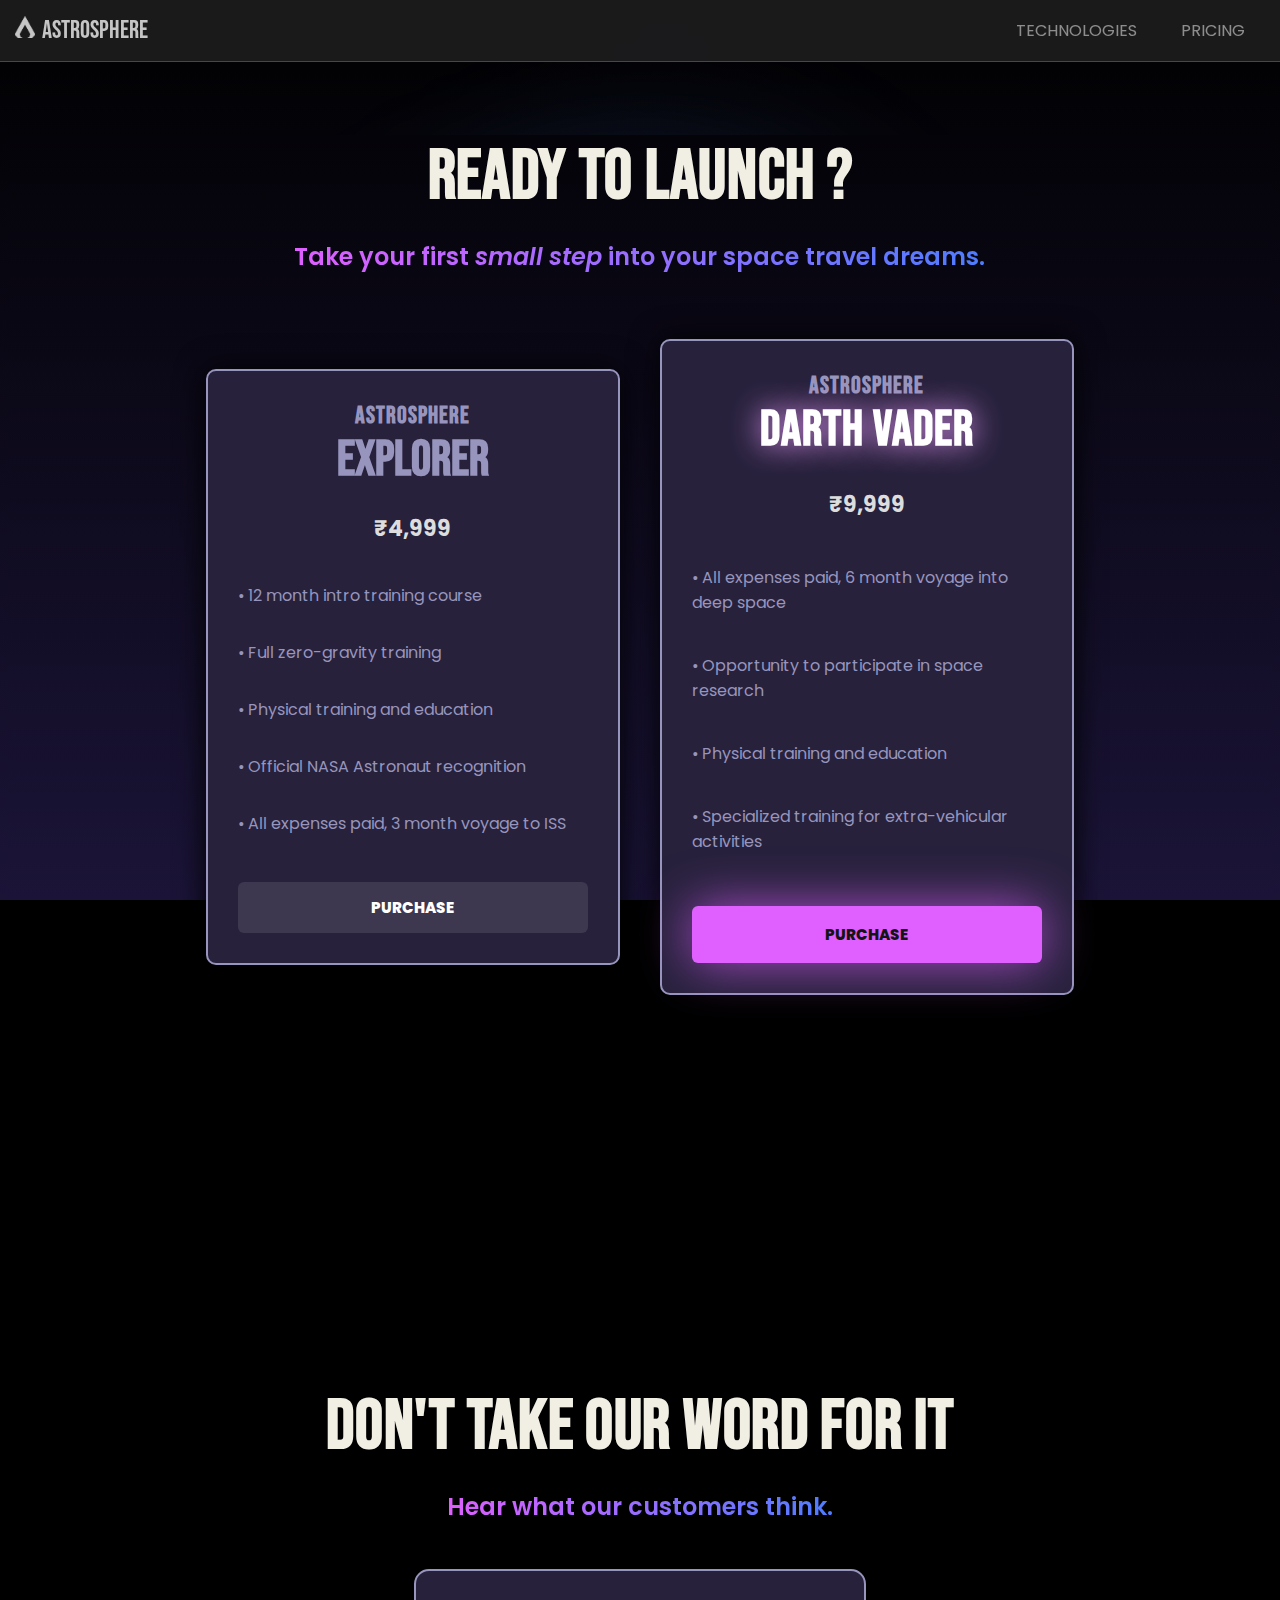
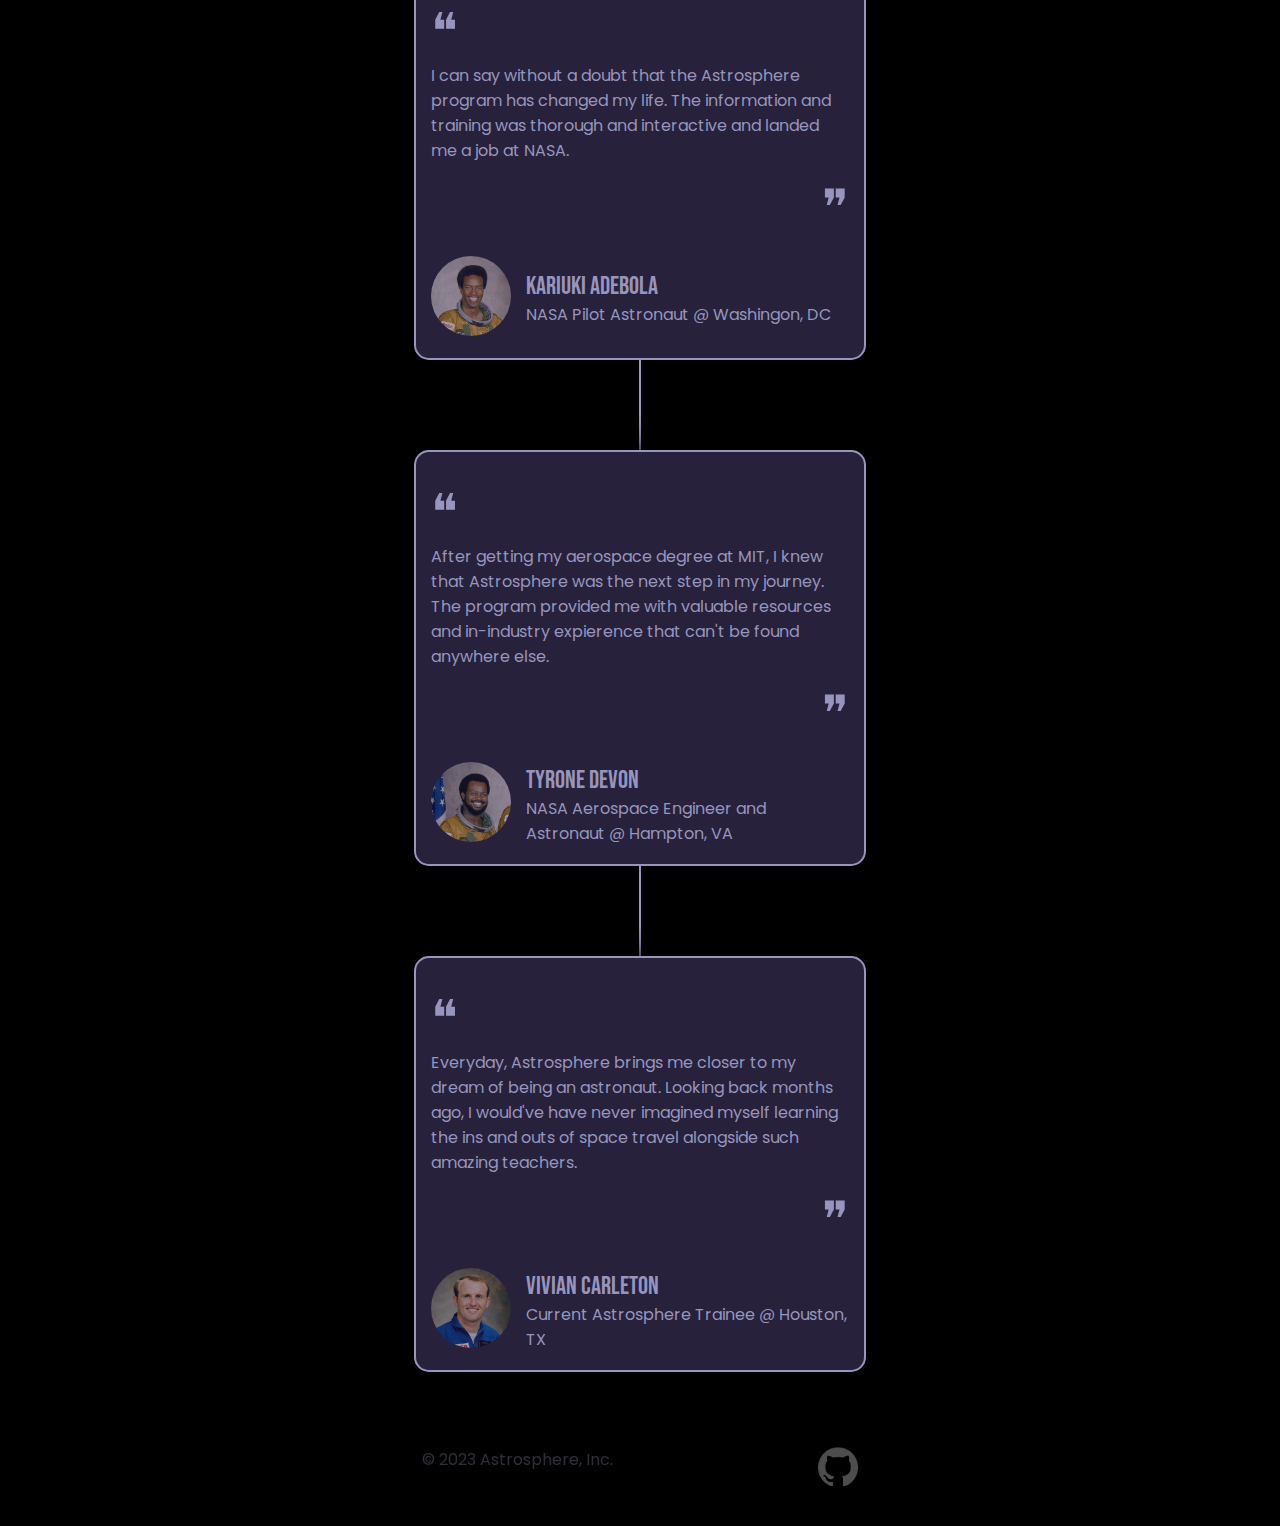
<file: pricing.html>
<!DOCTYPE html>
<html lang="en" style="
    background: linear-gradient(black, rgb(27 20 56));
    background-attachment: fixed;
    background-color: black;"
>

<head>
    <meta charset="UTF-8"/>
    <meta name="viewport" content="width=device-width, initial-scale=1.0"/>
    <meta http-equiv="X-UA-Compatible" content="ie=edge"/>

    <link rel="preconnect" href="https://fonts.gstatic.com"/>
    <link href="https://fonts.googleapis.com/css?family=Poppins:400,600,800" rel="stylesheet"/>
    <link href="https://fonts.googleapis.com/css2?family=Bebas+Neue&display=swap" rel="stylesheet"/>

    <link id="mainStylesheet" rel="stylesheet" href="styles/main.css"/>
    <link rel="icon" href="res/favicon.png"/>

    <title>Pricing | Astrosphere</title>
</head>

<body>
    <div id="stickyHeader">
        <!--LOGO-->
        <div>
            <p id="headerLogo" onclick="window.open('index.html','_self')">
                <img src="res/logowhite.png" />Astrosphere
            </p>
        </div>

        <!--NAV ITEMS-->
        <div style="display: grid; align-items: center">
            <div>
                <p class="pageLink" onclick="window.open('technologies.html','_self')">
                    TECHNOLOGIES
                </p>
                <p class="pageLink" onclick="window.open('pricing.html','_self')">
                    PRICING
                </p>
            </div>
        </div>
    </div>


    <!--MOBILE HAMBURGER MENU-->
    <div id="mobileNavbar">
        <img src="res/logowhite.png" onclick="window.open('index.html','_self')" />
        <img id="burgerIcon" src="res/menu.svg" onclick="toggleBurgerMenu()" />
    </div>

    <div id="burgerPopup">
        <p class="pageLink" onclick="window.open('technologies.html','_self')">
            Technologies
        </p>
        <p class="pageLink" onclick="window.open('pricing.html','_self')">
            Pricing
        </p>
    </div>


    <!--EARTH IMAGE-->
    <img id="parallaxEarth" src="res/earth.png" style="position: fixed" />


    <div class="container">
        <!--MAIN PAGE TITLE-->
        <h1 class="subHeader">READY TO LAUNCH ?</h1>

        <!--MAIN PAGE SUBTITLE-->
        <h2 class="gradientSub">
            <span class="blueGradientText">Take your first <i>small step</i> into your space travel dreams.</span>
        </h2>
        <br />


        <!--PRICE CONTAINERS-->
        <div class="price-row">

            <!--EXPLORER-->
            <div id="expPriceOpt" class="price-col grayBox">
                <div>
                    <p class="littleLogo">Astrosphere</p>
                    <h2>EXPLORER</h2>
                </div>

                <h3>₹4,999</h3>
                <p>• 12 month intro training course</p>
                <p>• Full zero-gravity training</p>
                <p>• Physical training and education</p>
                <p>• Official NASA Astronaut recognition</p>
                <p>• All expenses paid, 3 month voyage to ISS</p>
                <button onclick="alert('Thank you for purchasing...')">
                    PURCHASE
                </button>
            </div>

            <!--DARTH VADER-->
            <div id="comPriceOpt" class="price-col grayBox">
                <div>
                    <p class="littleLogo">Astrosphere</p>
                    <h2>DARTH VADER</h2>
                </div>
                <h3>₹9,999</h3>
                <p>• All expenses paid, 6 month voyage into deep space</p>
                <p>• Opportunity to participate in space research</p>
                <p>• Physical training and education</p>
                <p>• Specialized training for extra-vehicular activities</p>
                <button onclick="alert('Thank you for purchasing...')">
                    PURCHASE
                </button>
            </div>
            
        </div>
    </div>


    <!--GAP-->
    <div class="bigGap"></div>


    <!--DON'T TAKE OUR WORD FOR IT-->
    <h1 class="subHeader" style="text-align: center">
        DON'T TAKE OUR WORD FOR IT
    </h1>
    <h2 class="gradientSub">
        <span class="blueGradientText">Hear what our customers think.</span>
    </h2>
    <br/>


    <!--TESTIMONIAL 1-->
    <div class="testimonial grayBox">
        <p>
            <span>❝</span><br/>I can say without a doubt that the Astrosphere
            program has changed my life. The information and training was thorough
            and interactive and landed me a job at NASA.
        </p>
        <p style="text-align: right"><span>❞</span></p>

        <div style="display: flex">
            <div><img src="res/astro1.png" /></div>
            <div class="testimonialCite">
                <p class="testimonialName">Kariuki Adebola</p>
                <p>NASA Pilot Astronaut @ Washingon, DC</p>
            </div>
        </div>
    </div>


    <!--CONNECTOR-->
    <div class="testimonialConnector"></div>


    <!--TESTIMONIAL 2-->
    <div class="testimonial grayBox">
        <p>
            <span>❝</span><br />After getting my aerospace degree at MIT, I knew
            that Astrosphere was the next step in my journey. The program provided
            me with valuable resources and in-industry expierence that can't be
            found anywhere else.
        </p>
        <p style="text-align: right"><span>❞</span></p>

        <div style="display: flex">
            <div><img src="res/astro2.png" /></div>
            <div class="testimonialCite">
                <p class="testimonialName">Tyrone Devon</p>
                <p>NASA Aerospace Engineer and Astronaut @ Hampton, VA</p>
            </div>
        </div>
    </div>


    <!--CONNECTOR-->
    <div class="testimonialConnector"></div>


    <!--TESTIMONIAL 3-->
    <div class="testimonial grayBox">
        <p>
            <span>❝</span><br />Everyday, Astrosphere brings me closer to my dream
            of being an astronaut. Looking back months ago, I would've have never
            imagined myself learning the ins and outs of space travel alongside such
            amazing teachers.
        </p>
        <p style="text-align: right"><span>❞</span></p>

        <div style="display: flex">
            <div><img src="res/astro3.png" /></div>
            <div class="testimonialCite">
                <p class="testimonialName">Vivian Carleton</p>
                <p>Current Astrosphere Trainee @ Houston, TX</p>
            </div>
        </div>
    </div>
    <br/><br/><br/>


    <!--FOOTER-->
    <div id="footer">
        <p>© 2023 Astrosphere, Inc.</p>
        <a href="https://github.com/rishabhxshukla/Astrosphere" target="_blank">
            <img src="res/github-mark-white.png">
        </a>
    </div>
    <br/>


    <!--SCRIPTS-->
    <script src="scripts/mobile/mobile.js"></script>
    <script src="scripts/effects/fade.js"></script>
</body>

</html>
</file>
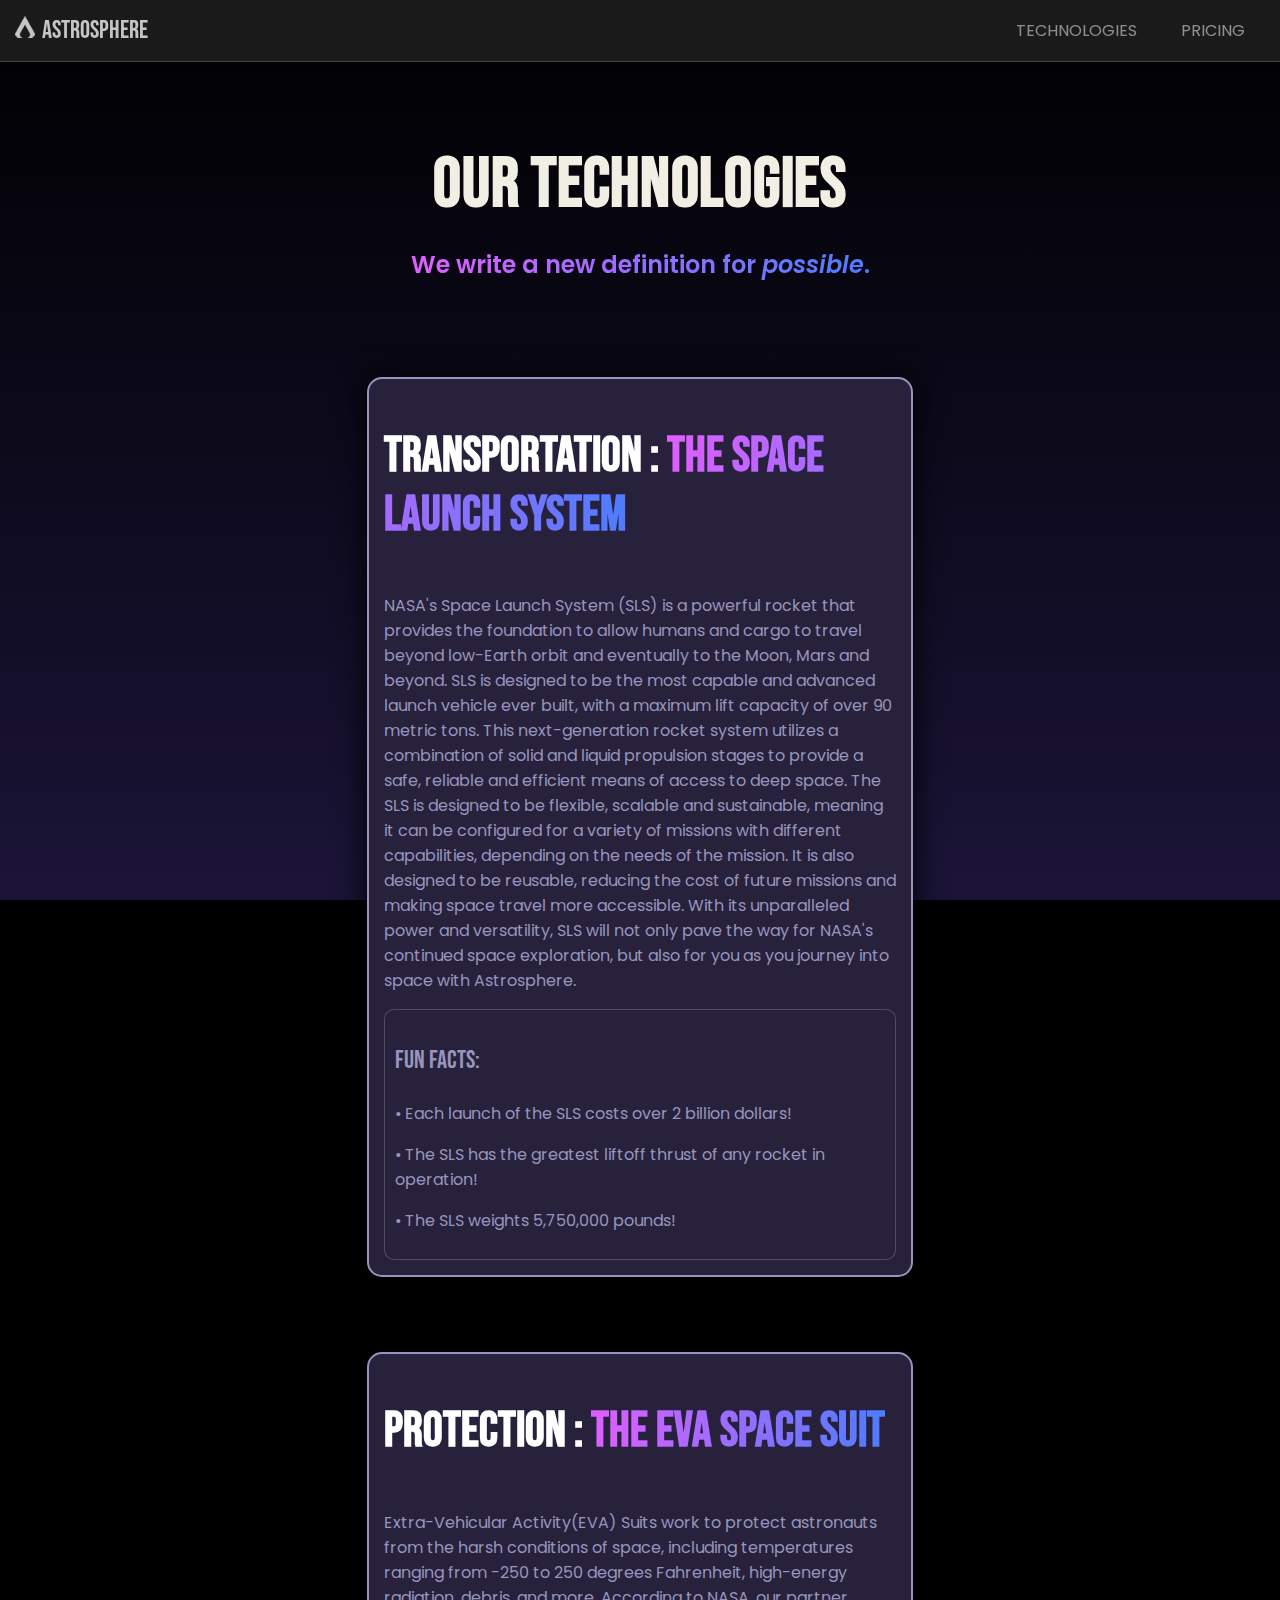
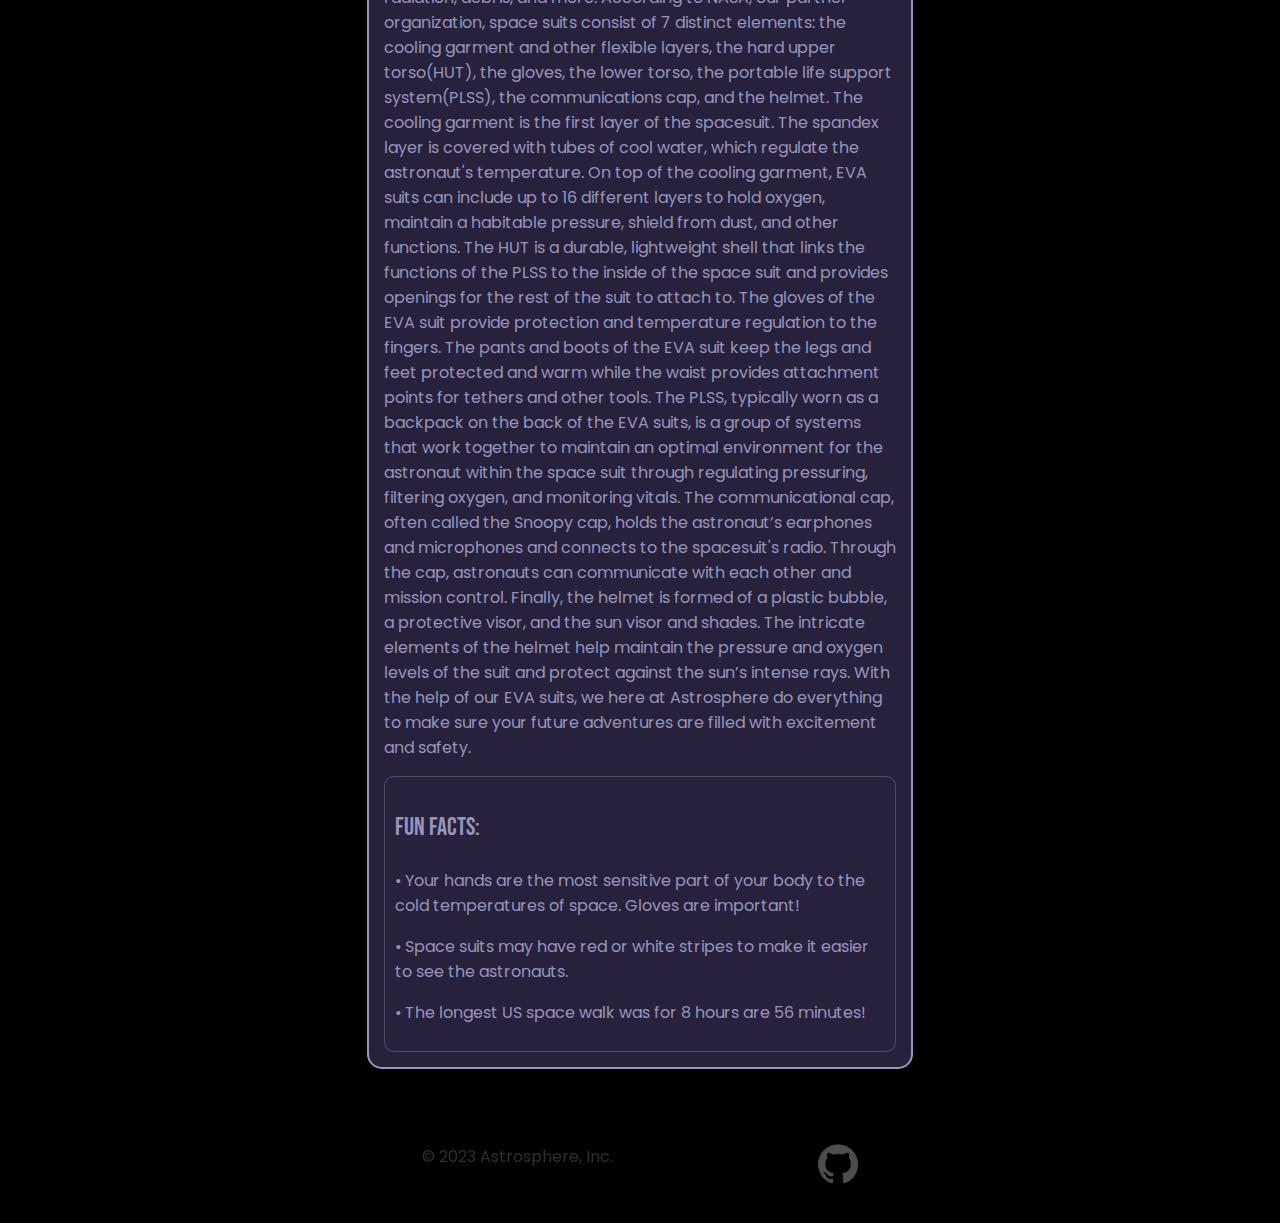
<file: technologies.html>
<!DOCTYPE html>
<html lang="en" style="
    background: linear-gradient(black, rgb(27 20 56));
    background-attachment: fixed;
    background-color: black;"
>

<head>
  <meta charset="UTF-8"/>
  <meta name="viewport" content="width=device-width, initial-scale=1.0, minimum-scale=1"/>
  <meta http-equiv="X-UA-Compatible" content="ie=edge"/>

  <link rel="preconnect" href="https://fonts.gstatic.com"/>
  <link href="https://fonts.googleapis.com/css?family=Poppins:400,600,800" rel="stylesheet"/>
  <link href="https://fonts.googleapis.com/css2?family=Bebas+Neue&display=swap" rel="stylesheet"/>

  <link id="mainStylesheet" rel="stylesheet" href="styles/main.css"/>
  <link rel="icon" href="res/favicon.png"/>

  <title>Technologies | Astrosphere</title>
</head>

<body>
  <div id="stickyHeader">
    <!--LOGO-->
    <div>
      <p id="headerLogo" onclick="window.open('index.html','_self')">
        <img src="res/logowhite.png" />Astrosphere
      </p>
    </div>

    <!--NAV ITEMS-->
    <div style="display: grid; align-items: center">
      <div>
        <p class="pageLink" onclick="window.open('technologies.html','_self')">
          TECHNOLOGIES
        </p>
        <p class="pageLink" onclick="window.open('pricing.html','_self')">
          PRICING
        </p>
      </div>
    </div>
  </div>


  <!--MOBILE HAMBURGER MENU-->
  <div id="mobileNavbar">
    <img src="res/logowhite.png" onclick="window.open('index.html','_self')" />
    <img id="burgerIcon" src="res/menu.svg" onclick="toggleBurgerMenu()" />
  </div>

  <div id="burgerPopup">
    <p class="pageLink" onclick="window.open('technologies.html','_self')">
      Technologies
    </p>
    <p class="pageLink" onclick="window.open('pricing.html','_self')">
      Pricing
    </p>
  </div>
  <br/><br/>

  
  <!--EARTH IMAGE-->
  <img id="parallaxEarth" src="res/earth.png" style="position: fixed" />
  <br/><br/><br/>


  <!--MAIN PAGE TITLE-->
  <h1 class="subHeader" style="text-align: center">OUR TECHNOLOGIES</h1>

  <!--MAIN PAGE SUBTITLE-->
  <h2 class="gradientSub">
    <span class="blueGradientText">We write a new definition for <i>possible</i>.</span>
  </h2>
  <br/><br/><br/>


  <!--1st CONTAINER-->
  <div class="infoSection grayBox" style="margin: auto">
    <h1 class="techSub">
      Transportation :
      <span class="blueGradientText">The Space Launch System</span>
    </h1>
    <p>
      NASA's Space Launch System (SLS) is a powerful rocket that provides the
      foundation to allow humans and cargo to travel beyond low-Earth orbit
      and eventually to the Moon, Mars and beyond. SLS is designed to be the
      most capable and advanced launch vehicle ever built, with a maximum lift
      capacity of over 90 metric tons. This next-generation rocket system
      utilizes a combination of solid and liquid propulsion stages to provide
      a safe, reliable and efficient means of access to deep space. The SLS is
      designed to be flexible, scalable and sustainable, meaning it can be
      configured for a variety of missions with different capabilities,
      depending on the needs of the mission. It is also designed to be
      reusable, reducing the cost of future missions and making space travel
      more accessible. With its unparalleled power and versatility, SLS will
      not only pave the way for NASA's continued space exploration, but also
      for you as you journey into space with Astrosphere.
    </p>
    <div class="funFactSection">
      <p style="font-family: Bebas Neue; font-size: 25px">Fun Facts:</p>
      <p>• Each launch of the SLS costs over 2 billion dollars!</p>
      <p>
        • The SLS has the greatest liftoff thrust of any rocket in operation!
      </p>
      <p>• The SLS weights 5,750,000 pounds!</p>
    </div>
  </div>
  <br/><br/><br/>


  <!--2nd CONTAINER-->
  <div class="infoSection grayBox" style="margin: auto">
    <h1 class="techSub">
      Protection : <span class="blueGradientText">The EVA Space Suit</span>
    </h1>
    <p>
      Extra-Vehicular Activity(EVA) Suits work to protect astronauts from the
      harsh conditions of space, including temperatures ranging from -250 to
      250 degrees Fahrenheit, high-energy radiation, debris, and more.
      According to NASA, our partner organization, space suits consist of 7
      distinct elements: the cooling garment and other flexible layers, the
      hard upper torso(HUT), the gloves, the lower torso, the portable life
      support system(PLSS), the communications cap, and the helmet. The
      cooling garment is the first layer of the spacesuit. The spandex layer
      is covered with tubes of cool water, which regulate the astronaut's
      temperature. On top of the cooling garment, EVA suits can include up to
      16 different layers to hold oxygen, maintain a habitable pressure,
      shield from dust, and other functions. The HUT is a durable, lightweight
      shell that links the functions of the PLSS to the inside of the space
      suit and provides openings for the rest of the suit to attach to. The
      gloves of the EVA suit provide protection and temperature regulation to
      the fingers. The pants and boots of the EVA suit keep the legs and feet
      protected and warm while the waist provides attachment points for
      tethers and other tools. The PLSS, typically worn as a backpack on the
      back of the EVA suits, is a group of systems that work together to
      maintain an optimal environment for the astronaut within the space suit
      through regulating pressuring, filtering oxygen, and monitoring vitals.
      The communicational cap, often called the Snoopy cap, holds the
      astronaut’s earphones and microphones and connects to the spacesuit's
      radio. Through the cap, astronauts can communicate with each other and
      mission control. Finally, the helmet is formed of a plastic bubble, a
      protective visor, and the sun visor and shades. The intricate elements
      of the helmet help maintain the pressure and oxygen levels of the suit
      and protect against the sun’s intense rays. With the help of our EVA
      suits, we here at Astrosphere do everything to make sure your future
      adventures are filled with excitement and safety.
    </p>
    <div class="funFactSection">
      <p style="font-family: Bebas Neue; font-size: 25px">Fun Facts:</p>
      <p>
        • Your hands are the most sensitive part of your body to the cold
        temperatures of space. Gloves are important!
      </p>
      <p>
        • Space suits may have red or white stripes to make it easier to see
        the astronauts.
      </p>
      <p>• The longest US space walk was for 8 hours are 56 minutes!</p>
    </div>
  </div>
  <br/><br/><br/>


  <!--FOOTER-->
  <div id="footer">
    <p>© 2023 Astrosphere, Inc.</p>
    <a href="https://github.com/rishabhxshukla/Astrosphere" target="_blank">
      <img src="res/github-mark-white.png">
    </a>
  </div>
  <br/>


  <!--SCRIPTS-->
  <script src="scripts/effects/fade.js"></script>
  <script src="scripts/mobile/mobile.js"></script>
</body>

</html>
</file>
<file: styles/main.css>
:root {
  --subHeaderSize: min(5.5vw, 90px);
  --priceTitleSize: min(50px);
  --paraFontSize: min(1.5vw, 23px);
  --headerFont: "Bebas Neue";
}

body {
  font-family: "Poppins";
  color: rgb(151 149 189);
  overflow-x: hidden;
  background: linear-gradient(black, rgb(27 20 56));
  background-attachment: fixed;
  background-color: black;
}
/*----------------------------------------------------*/


.bigGap {
  height: 40vh;
}

.grayBox {
  border: 2px solid;
  box-shadow: 0 0 30px black;
  background-color: rgb(39 33 60);
  border-radius: 15px;
  padding: 15px;
}

#stickyHeader {
  position: fixed;
  top: 0;
  left: 0;
  right: 0;
  padding: 15px;
  color: white;
  background-color: rgba(255, 255, 255, 0.1);
  backdrop-filter: blur(50px);
  border-bottom: 1px solid rgba(255, 255, 255, 0.2);
  display: flex;
  justify-content: space-between;
  z-index: 9999;
}

#mobileNavbar,
#mobileHeader,
#burgerPopup {
  display: none;
}

#headerLogo {
  opacity: 0.75;
  font-family: var(--headerFont);
  font-size: 25px;
  transition: 0.3s;
  cursor: pointer;
  margin: 0;
}
#headerLogo:hover {
  opacity: 1;
}

#headerLogo img {
  width: 20px;
  margin-right: 7px;
}

.pageLink {
  display: inline-block;
  margin: 20px;
  transition: 0.3s;
  opacity: 0.5;
  cursor: pointer;
  margin-top: 0;
  margin-bottom: 0;
}

.pageLink:hover {
  opacity: 1;
}

#mobileEarth {
  display: none;
}
.blueGradientText {
  background: linear-gradient(to right, rgb(223 95 255), rgb(78 124 255));
  -webkit-background-clip: text;
  -webkit-text-fill-color: transparent;
}

.bigHeader {
  font-size: 100px;
  font-family: var(--headerFont);
  letter-spacing: 1px;
}

.subHeader {
  color: rgb(241 239 228);
  font-size: var(--subHeaderSize);
  font-family: var(--headerFont);
  letter-spacing: 0.055vw;
  margin-top: 10px;
  margin-bottom: 10px;
}

.gradientSub {
  font-weight: 600;
  text-align: center;
}

#sloganHeader {
  text-align: center;
  border-bottom: 10px;
  margin-top: 120px;
}

#sloganSub {
  text-align: center;
  font-size: 30px;
  color: rgb(73, 70, 116);
  font-weight: lighter;
  margin: 0;
}

.importantButton {
  font-family: "Poppins";
  display: block;
  margin: auto;
  margin-top: 50px;
  font-size: 15px;
  font-weight: 800;
  color: rgb(1 0 12);
  background: rgb(97 239 141);
  padding: 10px;
  border-radius: 15px;
  border: 0;
  box-shadow: 0 0 50px 10px rgb(97 239 193 / 50%);
  cursor: pointer;
}

.importantButton:hover {
  box-shadow: 0 0 50px 15px rgb(97 239 193 / 55%);
}

.imageBlurb {
  display: flex;
  justify-content: center;
  width: fit-content;
  margin: auto;
  padding: 20px;
}

.imageBlurb img {
  margin-right: 20px;
  border-radius: 10px;
  box-shadow: rgb(0 0 0 / 28%) 0px 20px 40px;
  width: 25vw;
  min-width: 400px;
  border-radius: 10px;
  box-shadow: rgb(0 0 0 / 28%) 0px 20px 40px;
}

.infoSection {
  width: 40vw;
  max-width: 900px;
  min-width: 400px;
  display: grid;
  align-content: center;
}

#roadmapSlide {
  width: 50%;
  max-width: 500px;
  min-width: 300px;
  margin: auto;
  padding: 15px;
}

#rmSlideImage {
  width: 100%;
  border-radius: 10px;
  opacity: 0.9;
}

#roadmapSlide h3 {
  font-weight: 600;
}

#rmDotContainer {
  display: flex;
  justify-content: center;
}

.rmSideDot,
.rmMainDot {
  display: inline-block;
  width: 10px;
  height: 1px;
  border-radius: 10px;
  border: 2px solid;
  margin-left: 5px;
  margin-right: 5px;
  cursor: pointer;
  background-color: rgb(151 149 189);
  opacity: 0.3;
}
.rmMainDot {
  opacity: 1;
}

.slideButton {
  background-color: transparent;
  border: none;
  flex-shrink: 0;
  border-radius: 10px;
  cursor: pointer;
  margin-left: 15px;
  margin-right: 15px;
}

.slideButton:hover {
  background-color: rgba(255, 255, 255, 0.05);
}

.techSub {
  font-family: var(--headerFont);
  font-size: 49px;
  color: white;
}

.funFactSection {
  padding: 10px;
  border: 1px solid rgba(255, 255, 255, 0.2);
  border-radius: 10px;
  background-color: rgb(39 33 60);
}

.container {
  width: 85%;
  margin: auto;
  margin-top: 15vh;
}
.container h1 {
  text-align: center;
  margin-top: 15vh;
}

.littleLogo {
  font-weight: 600;
  text-align: center !important;
  margin: 0;
  font-family: var(--headerFont);
  font-size: 150%;
  letter-spacing: 1px;
}
.price-row {
  display: flex;
  justify-content: center;
}
.price-col {
  width: 350px;
  background: rgb(39 33 60);
  padding: 30px;
  border-radius: 10px;
  text-align: center;
  margin: 20px;
  display: grid;
}
.price-col h3 {
  font-size: 22px;
  color: #ddd;
}
.price-col h2 {
  font-size: var(--priceTitleSize);
  font-family: var(--headerFont);
  margin: 0;
  font-weight: 600;
}
.price-col p {
  text-align: left;
}
.price-col button {
  font-family: "Poppins";
  font-weight: 800;
  width: 100%;
  padding: 14px 0;
  background: transparent;
  color: #fff;
  font-size: 15px;
  border: none;
  border-radius: 6px;
  margin-top: 30px;
  cursor: pointer;
}

#expPriceOpt {
  margin-top: 50px;
  margin-bottom: 50px;
}

#expPriceOpt button {
  background: rgba(255, 255, 255, 0.1);
}

#comPriceOpt h2 {
  color: white;
  text-shadow: 0 0 30px rgb(235 157 255);
  letter-spacing: 1px;
}

#comPriceOpt button {
  background: rgb(223 95 255);
  color: rgb(20, 20, 20);
  box-shadow: 0 0 50px rgb(223 95 255 / 72%);
}

.testimonial {
  width: 33%;
  margin: auto;
}

.testimonialConnector {
  background-color: rgb(151 149 189);
  width: 2px;
  height: 10vh;
  margin: auto;
}

.testimonial img {
  width: 80px;
  border-radius: 100%;
  opacity: 0.6;
  margin-right: 15px;
}

.testimonialCite {
  display: grid;
  align-content: center;
}
.testimonialCite p {
  margin: 0;
}
.testimonialName {
  font-family: var(--headerFont);
  font-size: 25px;
}

.testimonial span {
  font-family: var(--headerFont);
  font-size: 50px;
}

#footer {
  width: 50%;
  margin: auto;
  opacity: 0.3;
  display: flex;
  justify-content: space-around;
}

#footer p {
  margin: 0;
}

#footer img {
  width: 40px;
  margin-left: 10px;
  cursor: pointer;
}

/*images*/
#parallaxEarth {
  max-width: 1424px;
  width: 80vw;
  position: sticky;
  top: 0;
  left: calc((100vw - min(1424px, 80vw)) / 2);
  opacity: 0.4;
  z-index: -1;
  pointer-events: none;
}

.imageCredit {
  opacity: 0.3;
  text-align: center;
}
</file>
